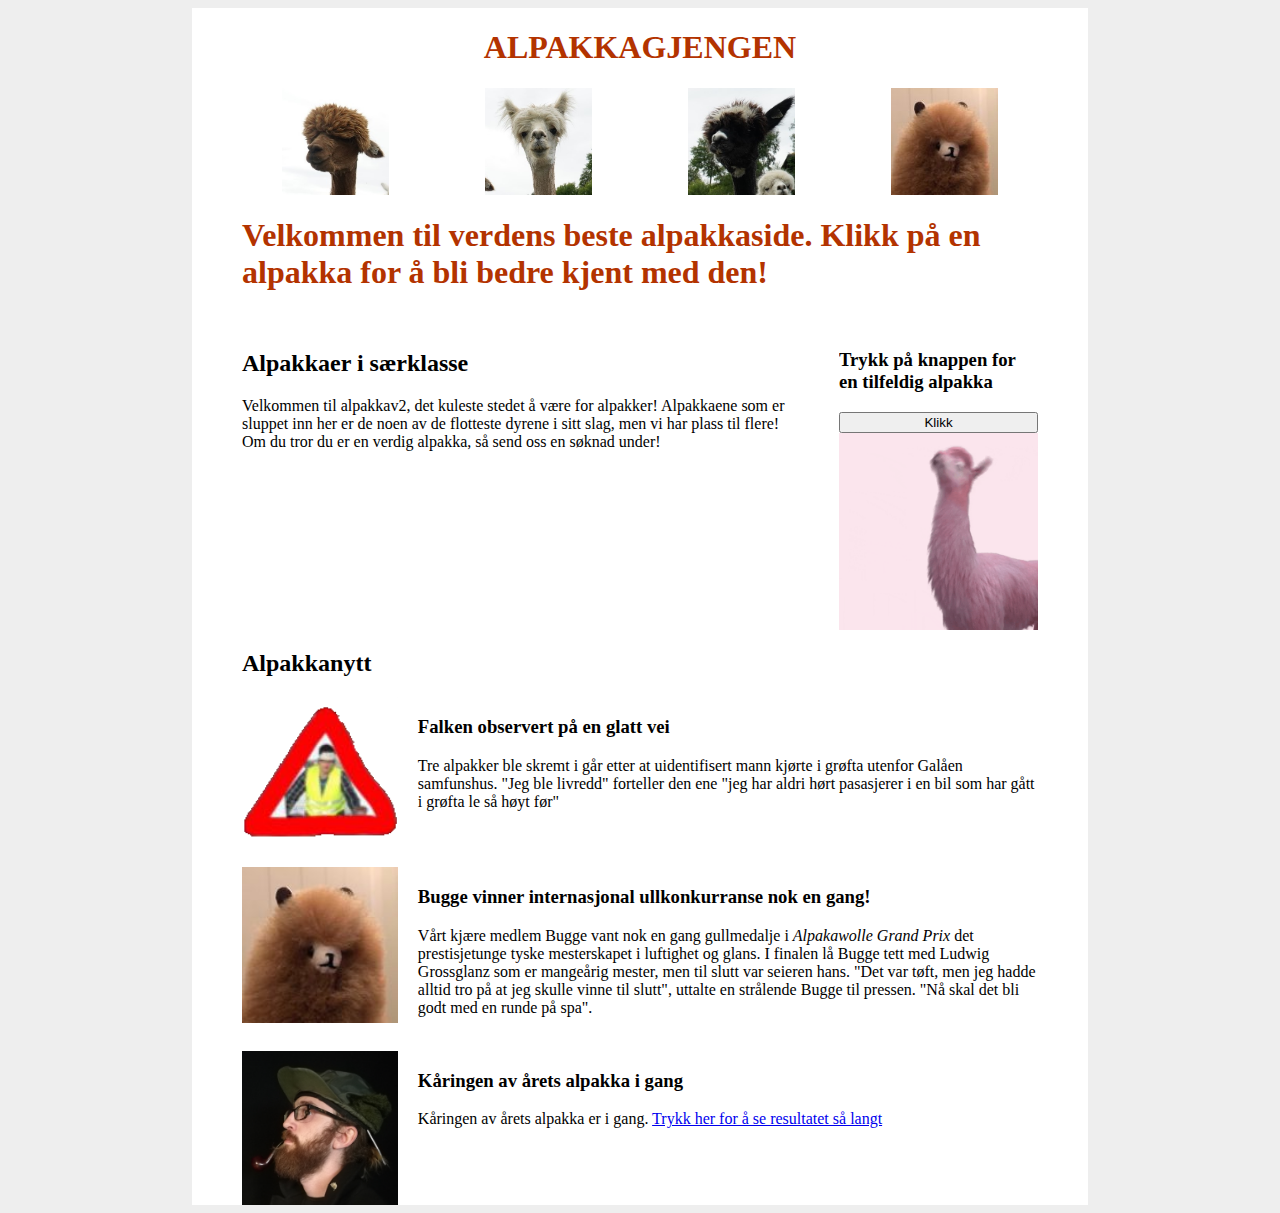
<file: index.html>
<head>
  <title> Alpakka 2.0 </title>
  <meta charset="utf-8" />
  <script type='text/javascript' src='index.js'></script>
  <link rel="stylesheet" href="index.css">
</head>

<body>
  <div class="mainColumn">
    <header>
      <h1> ALPAKKAGJENGEN </h1>
      <div class="headerRow">
	<a class="homepageLink" href="bugge.html">
	  <img class ="cropped1" src="pictures/Alpakka1.jpg">
	</a>
	<a class="homepageLink" href="bugge.html">
	  <img class ="cropped2" src="pictures/Alpakka2.jpg">
	</a>
	<a class="homepageLink" href="bugge.html">
	  <img class ="cropped3" src="pictures/Alpakka3.jpg">
	</a>
	<a class="homepageLink" href="bugge.html">
          <img class ="cropped4" src="pictures/bugge_frå_insta_lowres.jpeg">
	</a>
      </div>
    </header>
    <main>
      <h1> Velkommen til verdens beste alpakkaside. Klikk på en alpakka for å bli bedre kjent med den!</h1>

      <br>

      <div class="midContent">
	<div class="welcomeText">
	  <h2> Alpakkaer i særklasse </h2>
	  <p class="mainPageText">
	    Velkommen til alpakkav2, det kuleste stedet å være for alpakker! Alpakkaene som er sluppet inn her er de noen av de flotteste dyrene i sitt slag, men vi har plass til flere! Om du tror du er en verdig alpakka, så send oss en søknad under!
	  </p>
	</div>
	
	<!-- Tilfeldig alpakka -->
	<div class='alpakka-beholder'>
	  <h3> Trykk på knappen for en tilfeldig alpakka </h3>
	  <button onclick='setRandomAlpacca(this.parentNode)'>Klikk</button>
	  <img class='tilfeldig-alpakka' src='./images/tilfeldigalpakka.png' />
	</div>
	<!-- Slutt tilfeldig alpakka -->
      </div>

      <h2> Alpakkanytt </h2>
      <div class="newsContainer">
	<div class="newsItem">
	  <div class="newsImage">
	    <img src="pictures/falken.png" />
	  </div>
	  <div class="newsContent">
	    <h3> Falken observert på en glatt vei </h3>
	    <p class="newsText">
	      Tre alpakker ble skremt i går etter at uidentifisert mann kjørte i grøfta utenfor Galåen samfunshus. "Jeg ble livredd" forteller den ene "jeg har aldri hørt pasasjerer i en bil som har gått i grøfta le så høyt før"
	    </p>
	  </div>
	</div>
	<br />
	<div class="newsItem">
	  <div class="newsImage">
	    <img src="pictures/bugge_frå_insta_lowres.jpeg" />
	  </div>
	  <div class="newsContent">
	    <h3> Bugge vinner internasjonal ullkonkurranse nok en gang!</h3>
	    <p class="newsText">
	      Vårt kjære medlem Bugge vant nok en gang gullmedalje i <i>Alpakawolle Grand Prix</i> det prestisjetunge tyske mesterskapet i luftighet og glans. I finalen lå Bugge tett med Ludwig Grossglanz som er mangeårig mester, men til slutt var seieren hans. "Det var tøft, men jeg hadde alltid tro på at jeg skulle vinne til slutt", uttalte en strålende Bugge til pressen. "Nå skal det bli godt med en runde på spa".
	    </p>
	  </div>
	</div>
      </div>
      <br />
      <div class="newsItem">
	  <div class="newsImage">
	    <img src="pictures/sherlock_holm.png" />
	  </div>
	  <div class="newsContent">
	    <h3> Kåringen av årets alpakka i gang</h3>
	    <p class="newsText">
	      Kåringen av årets alpakka er i gang.
	      <a href="ranking2.html">
		Trykk her for å se resultatet så langt
	      </a>
	    </p>
	  </div>
	</div>

    </main>
  </div>
</body>
</file>
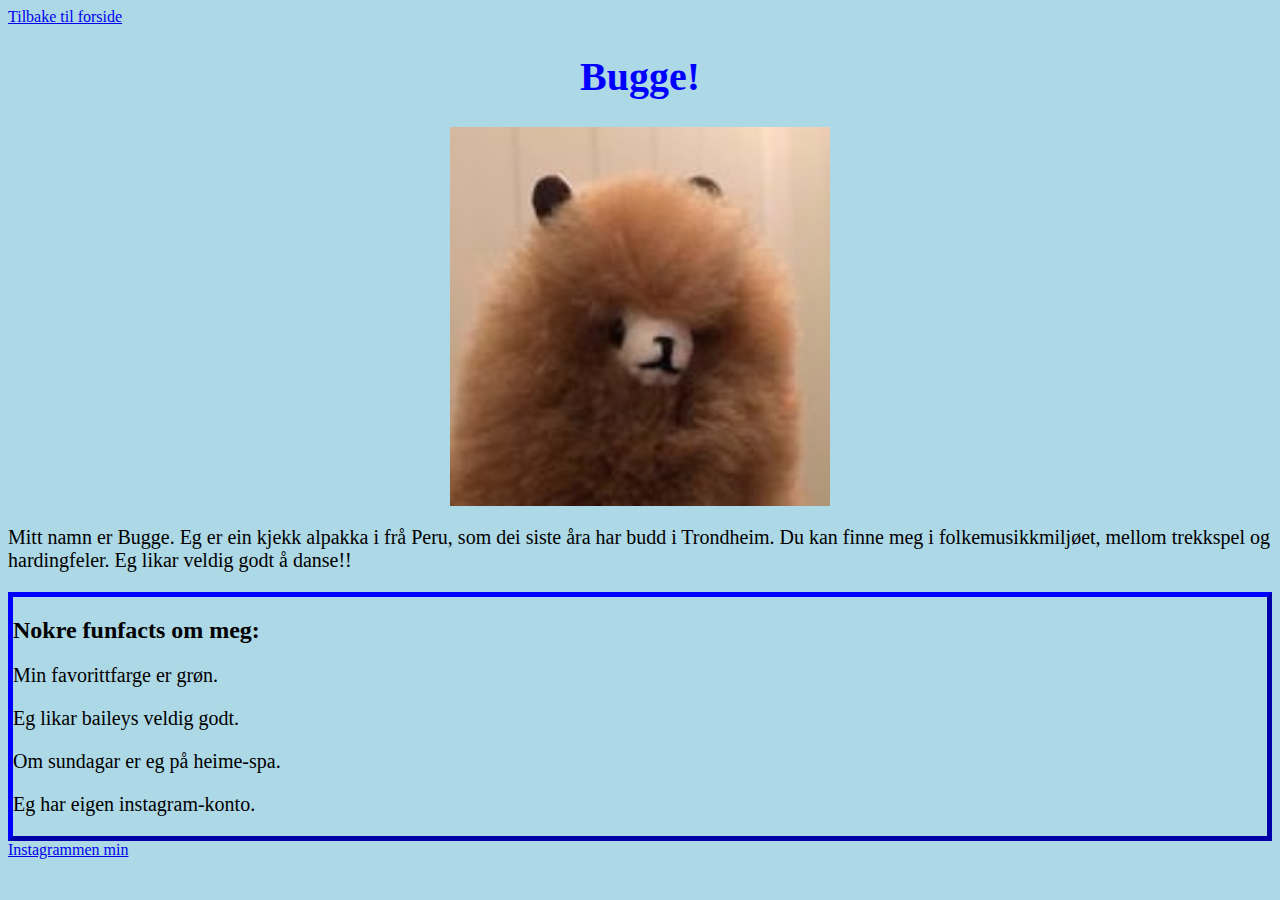
<file: bugge.html>
<head>
  <title> Bugge </title>
  <meta charset="utf-8" />
  <link rel="stylesheet" href="bugge.css">
</head>

<body>
  <a href="index.html"> Tilbake til forside </a>
  <h1> Bugge! </h1>
  <img src="pictures/bugge_frå_insta_lowres.jpeg" class = "center" ></img>
  <p>
    Mitt namn er Bugge. Eg er ein kjekk alpakka i frå Peru, som dei siste åra har budd i Trondheim. Du kan finne meg i folkemusikkmiljøet, mellom trekkspel og hardingfeler. Eg likar veldig godt å danse!! 
  </p>
  <div class = "myDiv">
    <h2> Nokre funfacts om meg: </h2>
    <p> Min favorittfarge er grøn.</p>
    <p> Eg likar baileys veldig godt. </p>
    <p> Om sundagar er eg på heime-spa. </p>
    <p> Eg har eigen instagram-konto. </p>
</div>
<a
    href="https://www.instagram.com/bugge_alpakka_official/">
    Instagrammen min
</a>
  

</body>
</file>
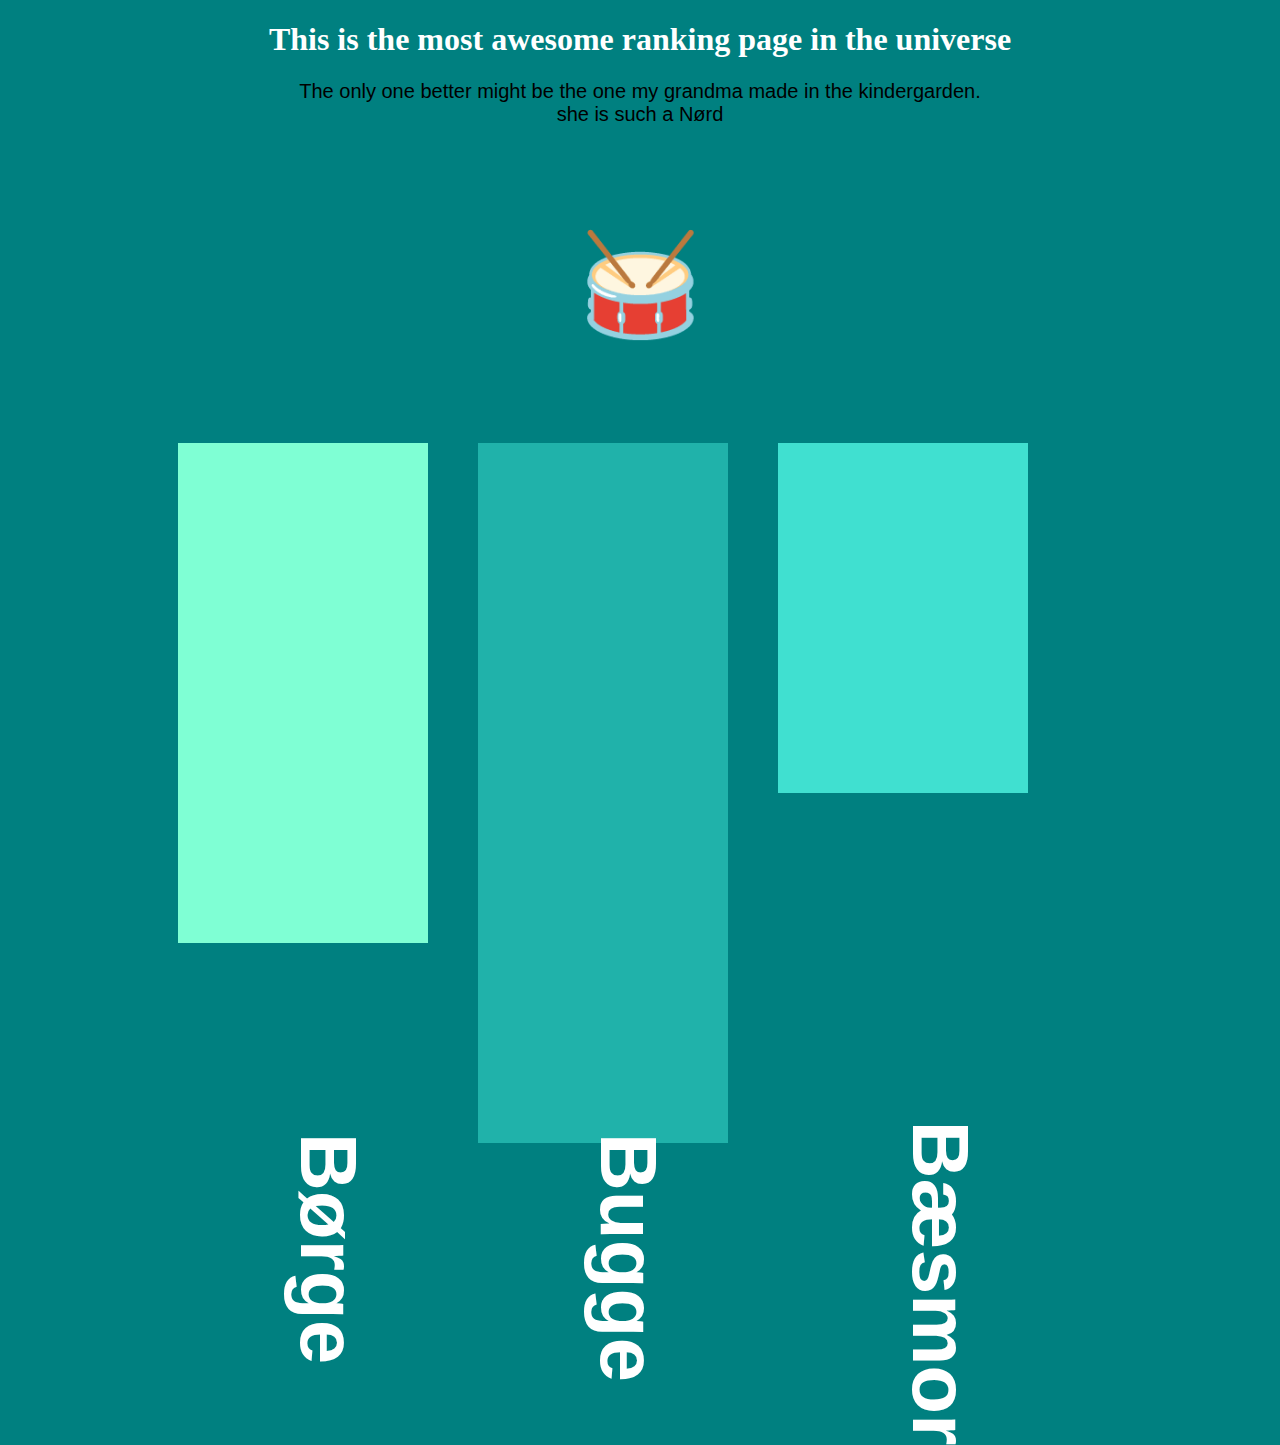
<file: ranking.html>
<!DOCTYPE html>
<html>
<head>
<title>This is the most awsome ranking page in the universe</title>
<link rel="stylesheet" href="ranking.css">
</head>

<body>

<h1>This is the most awesome ranking page in the universe</h1>
<p>The only one better might be the one my grandma made in the kindergarden.
<br>she is such a Nørd

<p style="font-size:100px">&#129345;</p>

<div class="stage">
	<div class="place">
		<svg width="300" height="700">
			<rect width="250" height="500" style="fill:rgb(127,255,212)" />
				<div class="placeName">
					<text x="0" y="0" font-family="Helvetica" font-size="80" style="color:white;">Børge</text>
				</div>
			</rect>
		</svg>
	</div>

	<div class="place">
		<svg width="300" height="700">
	  	<rect width="250" height="700" style="fill:rgb(32,178,170)" />
	  		<div class="placeName">
	  			<text x="0" y="0" font-family="Helvetica" font-size="80" style="color:white;">Bugge</text>
  			</div>
			</rect>
		</svg>
	</div>

	<div class="place">
		<svg width="300" height="700">
  		<rect width="250" height="350" style="fill:rgb(64,224,208)" />
  			<div class="placeName">
  				<text x="0" y="0" font-family="Helvetica" font-size="80" style="color:white;">Bæsmor</text>
				</div>
			</rect>
		</svg>
	</div>
</div>

</body>
</html>
</file>
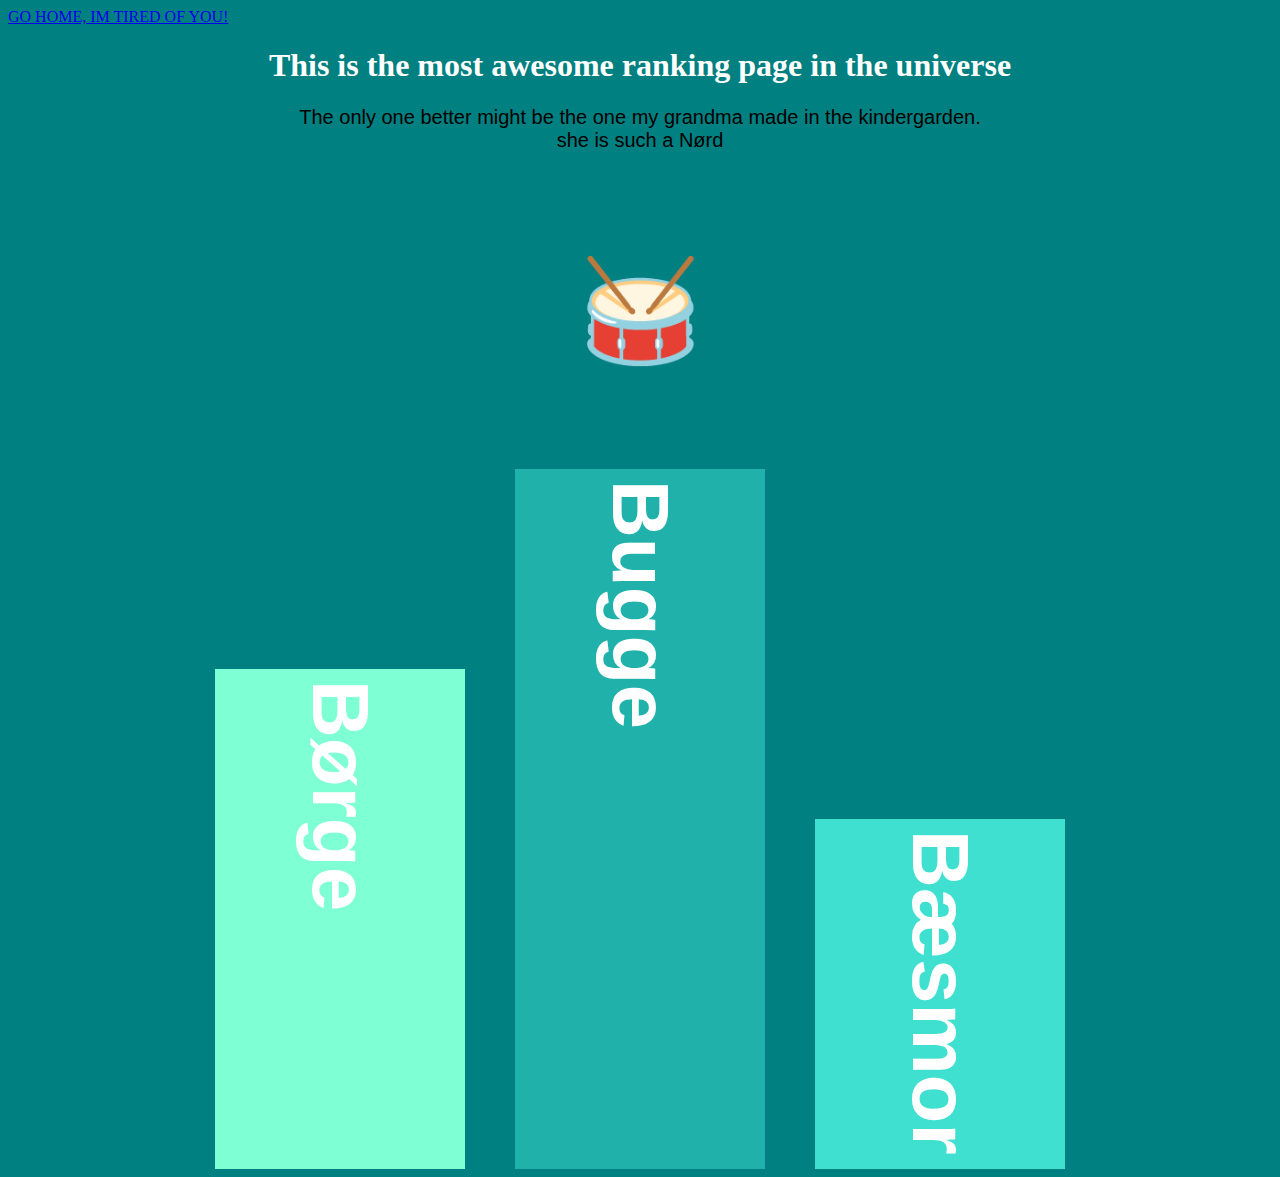
<file: ranking2.html>
<!DOCTYPE html>
<html>
<head>
<title>This is the most awsome ranking page in the universe</title>
<link rel="stylesheet" href="ranking.css">
</head>

<body>
<a href="index.html">GO HOME, IM TIRED OF YOU!</a>

<h1>This is the most awesome ranking page in the universe</h1>
<p>The only one better might be the one my grandma made in the kindergarden.
<br>she is such a Nørd

<p style="font-size:100px">&#129345;</p>

<div class="stage">
	<div class="place1">
		<div class="placeName">
			Børge
		</div>
	</div>
	<div class="blank"></div>

	<div class="place2">
  		<div class="placeName">
  			Bugge
		</div>
	</div>
	<div class="blank"></div>

	<div class="place3">
		<div class="placeName">
			Bæsmor
		</div>
	</div>
</div>
</body>
</html>
</file>
<file: index.css>
:root {
    --brown-red: #b33300;
}

h1 {
    color: var(--brown-red);
}

body {
    background-color: #eeeeee;
}

header {
    display: flex;
    flex-direction: column;
    align-items: center;
}

.headerRow {
    display: flex;
    width: 80%;
    justify-content: space-between;
    flex-wrap: wrap;
}

.homepageLink {
    width: 15%;
    height: 15%;
}

.homepageLink img{
    width: 100%;
    height: 100%;
}

.mainColumn {
    width: 70vw;
    min-height: 100vh;
    margin-left: auto;
    margin-right: auto;

    background-color: white;
}

main {
    padding-left: 50px;
    padding-right: 50px;
}

/* Mid section */
.midContent {
    display: flex;
    height: 300px;
}

.welcomeText {
    width: 70%;
}

.alpakka-beholder {
    display: flex;
    flex-direction: column;
    overflow: hidden;
    width: 25%;
    margin-left: 5%;
}

.tilfeldig-alpakka {
    display: flex;
}

/* news section */

.newsContainer {
    display: flex;
    flex-direction: column;
}

article {
    display: flex;
}

.newsItem {
    display: flex;
}

.newsImage img {
    width: 100%;
}


@media (min-width: 700px) {
    .newsImage {
	width: 200px;
    }
    
    .newsContent {
	margin-left: 20px;
	width: 100%;
    }
}


@media (max-width: 700px) {
    .newsItem {
	flex-direction: column;
    }

    .newsImage {
	height: 100px;
	overflow: hidden;
    }
    
    .newsContent {
	width: 100%
    }
}

/** Moved up to the header sizes to make it dynamic
.cropped1 {
    width: 180px; 
    height: 180px;
}
.cropped2 {
    width: 180px; 
    height: 180px;
}
.cropped3 {
    width: 180px; 
    height: 180px;
}
.cropped4 {
    width: 180px; 
    height: 180px;
}

*/
</file>
<file: bugge.css>
body {


  background-color: lightblue;
}

h1 {
    color: blue;
    text-align: center;
    font-size: 40px;
}

h2 {
    color: black;
}

p {
    font-family: verdana;
    font-size: 20px;
}

.myDiv {
    border: 5px outset blue;
}

.center {
display: block;
margin-left: auto;
margin-right: auto;
width: 30%;
}
</file>
<file: ranking.css>
body {
	background-color: Teal;
}

h1 {
	color: white;
	text-align: center;
}

p {
	font-family: Helvetica;
	font-size: 20px;
	text-align: center;
}

.stage {
	display: flex;
	justify-content: center;
	margin-left: auto;
	margin-right: auto;
	font-weight: bold;
	align-items: flex-end;
	/*
	transform: rotate(180deg);
	*/
}

.place1 {
	background-color: Aquamarine;
	position: relative;
	height:500px;
	width: 250px;
}

.place2 {
	background-color: LightSeaGreen;
	position: relative;
	height:700px;
	width: 250px;
}

.place3 {
	background-color: Turquoise;
	position: relative;
	height:350px;
	width: 250px;
}

.blank {
	width: 50px;
}

.placeName {
	position: relative;
	top: 90px;
	transform: rotate(90deg);
	color: white;
	font-size:80px;
	font-family:"Helvetica";
}
</file>
